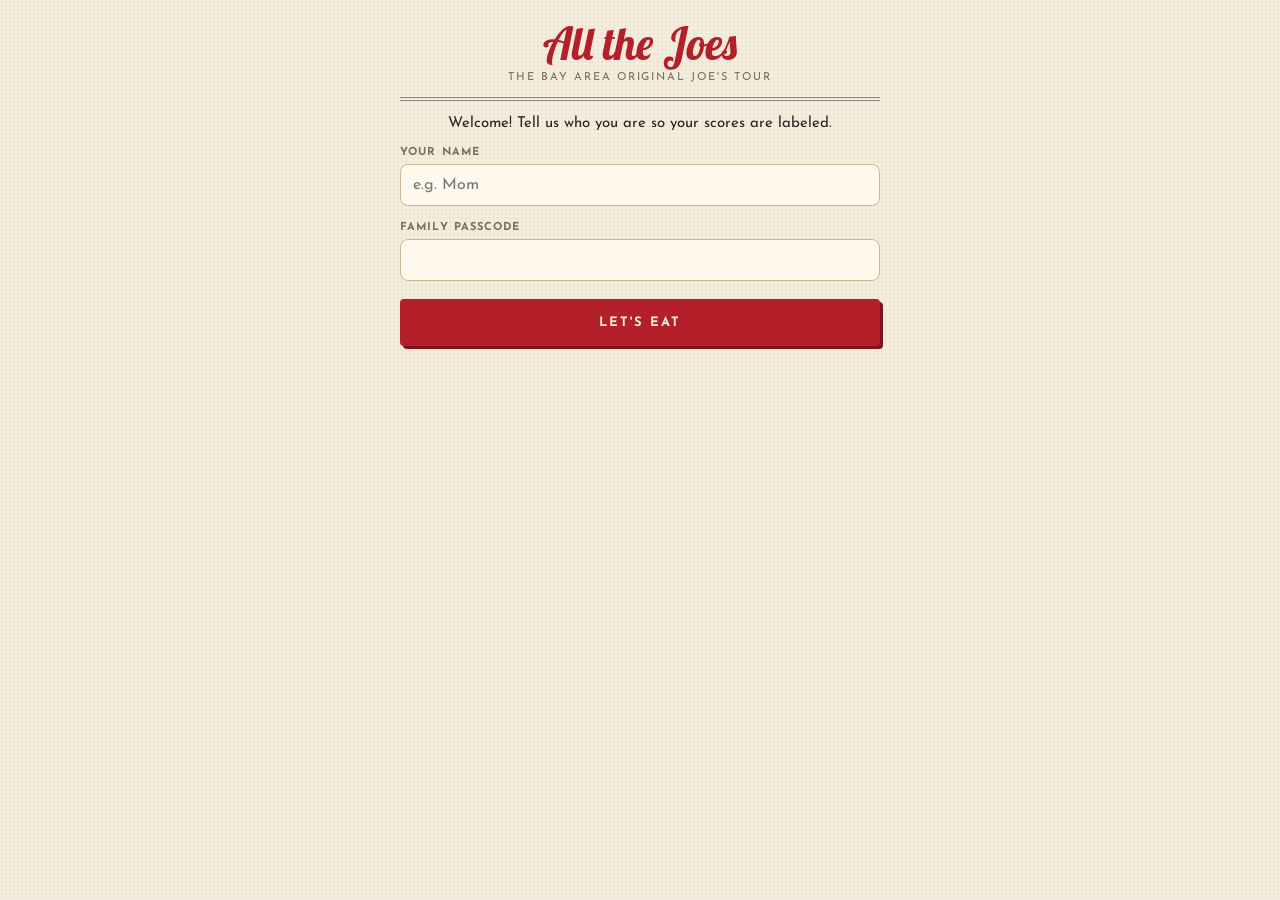
<file: index.html>
<!DOCTYPE html>
<html lang="en"><head><meta charset="utf-8"><title>All the Joes</title>
<meta http-equiv="refresh" content="0; url=app/">
<link rel="canonical" href="app/"></head>
<body><a href="app/">Open All the Joes</a></body></html>
</file>
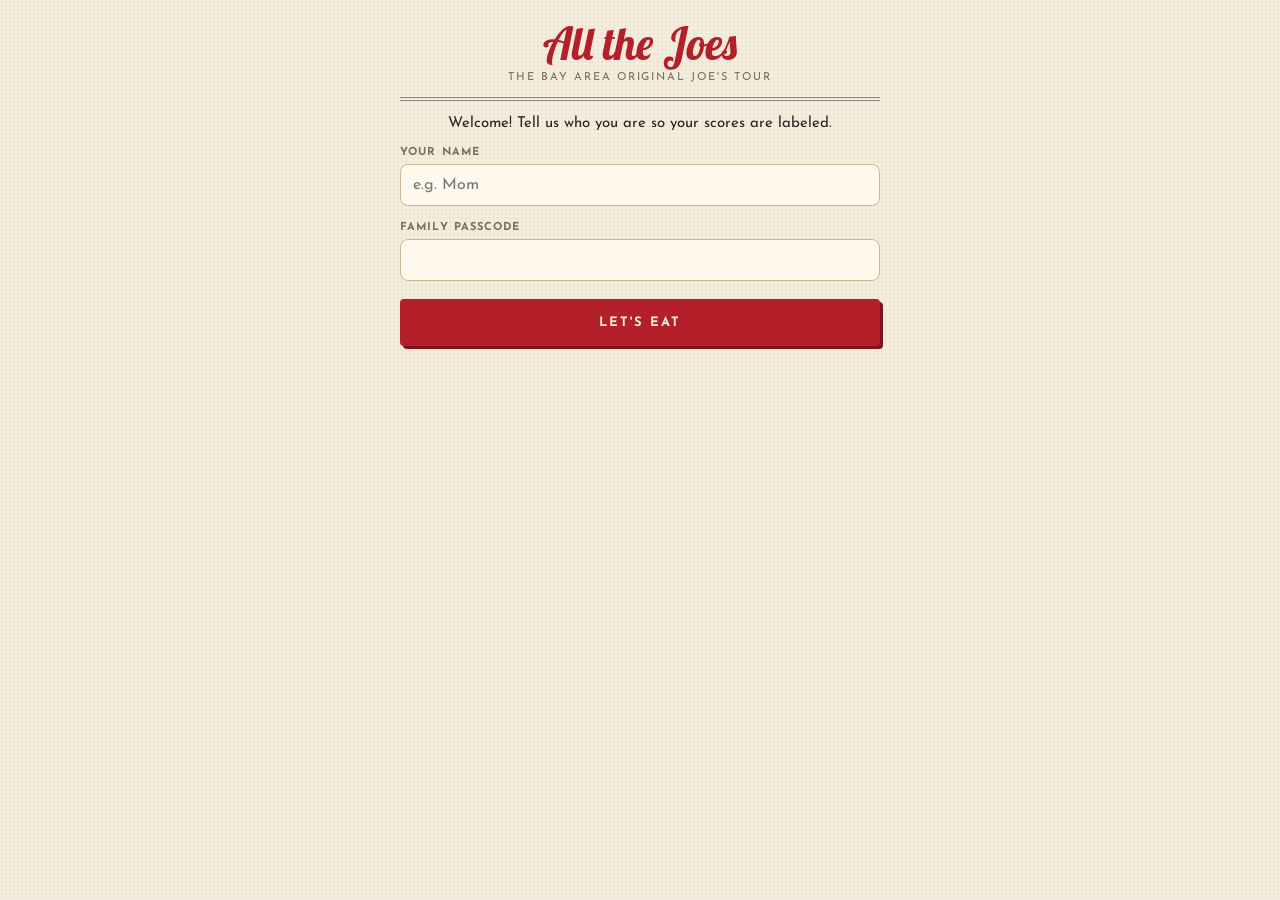
<file: app/index.html>
<!DOCTYPE html>
<html lang="en">
<head>
<meta charset="utf-8">
<meta name="viewport" content="width=device-width, initial-scale=1, viewport-fit=cover">
<meta name="theme-color" content="#b3202a">
<meta name="apple-mobile-web-app-capable" content="yes">
<meta name="mobile-web-app-capable" content="yes">
<meta name="apple-mobile-web-app-status-bar-style" content="default">
<meta name="apple-mobile-web-app-title" content="All the Joes">
<title>All the Joes</title>
<link rel="manifest" href="manifest.json">
<link rel="apple-touch-icon" href="icon-180.png">
<link rel="icon" type="image/png" href="icon-180.png">
<link rel="preconnect" href="https://fonts.googleapis.com">
<link href="https://fonts.googleapis.com/css2?family=Lobster&family=Josefin+Sans:wght@400;600;700&family=Courier+Prime&display=swap" rel="stylesheet">
<link rel="stylesheet" href="style.css">
</head>
<body>
<div id="app"><div class="loading-screen"><h1 class="script">All the Joes</h1></div></div>
<div id="toast" role="status" aria-live="polite"></div>
<script type="module" src="app.js"></script>
</body>
</html>
</file>
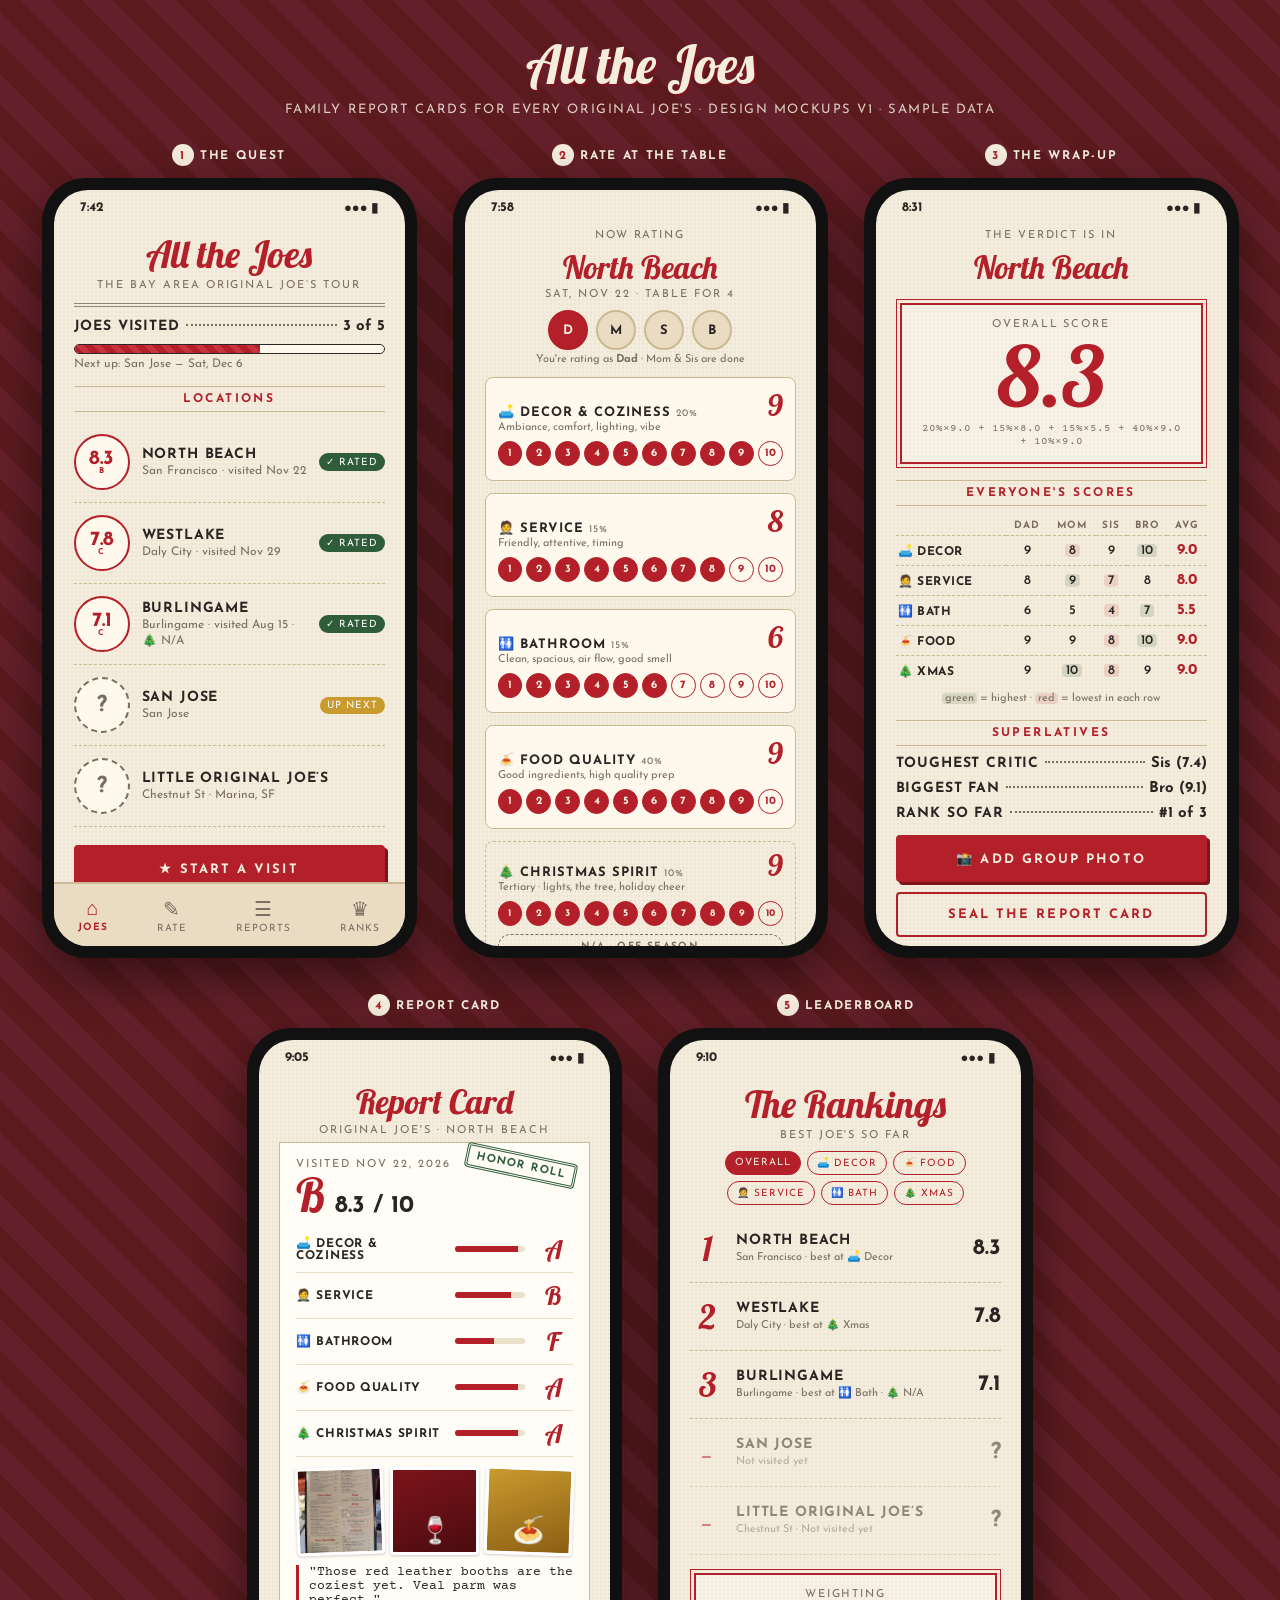
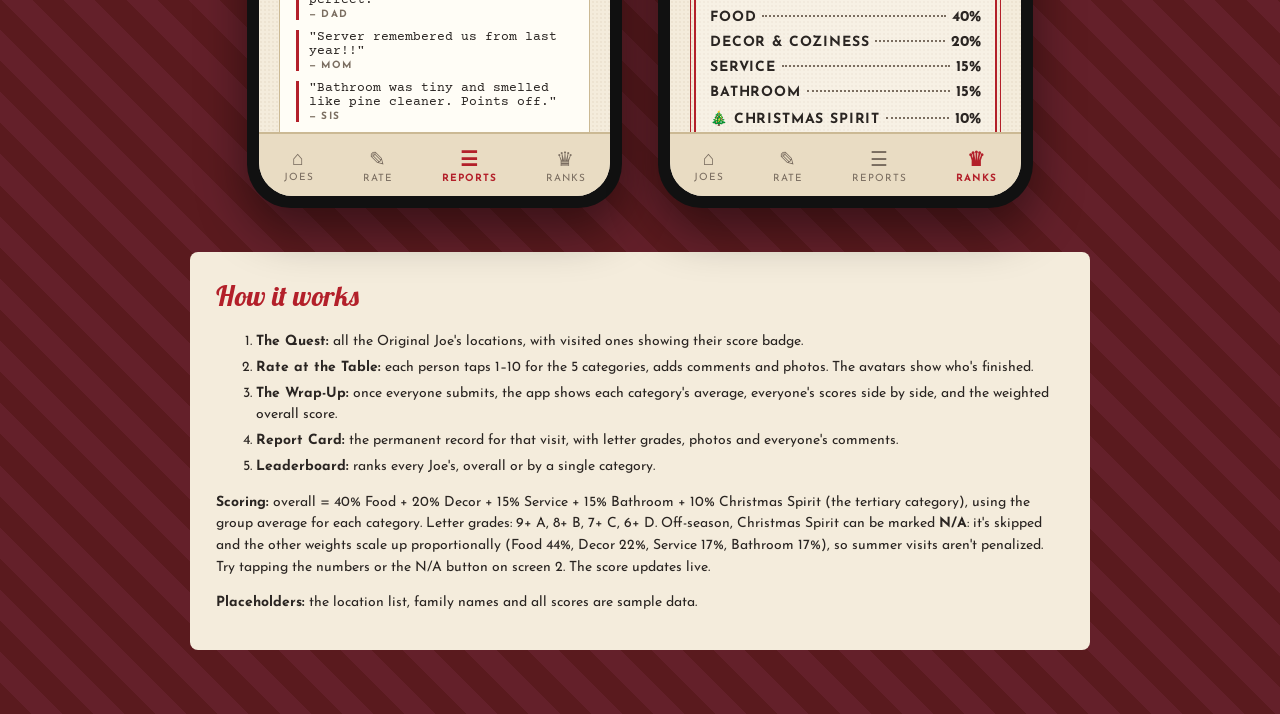
<file: mockups/index.html>
<!DOCTYPE html>
<html lang="en">
<head>
<meta charset="utf-8">
<meta name="viewport" content="width=device-width, initial-scale=1">
<title>All the Joes — Design Mockups</title>
<link rel="preconnect" href="https://fonts.googleapis.com">
<link href="https://fonts.googleapis.com/css2?family=Lobster&family=Josefin+Sans:wght@400;600;700&family=Courier+Prime&display=swap" rel="stylesheet">
<style>
  :root {
    --paper: #f4ecdc;
    --paper-dark: #e9dcc3;
    --red: #b3202a;
    --red-dark: #7d141b;
    --ink: #2a2522;
    --muted: #7a6d60;
    --green: #2f5d3a;
    --gold: #c99a2e;
    --rule: #cbb994;
    --script: 'Lobster', 'Brush Script MT', cursive;
    --sans: 'Josefin Sans', 'Futura', 'Avenir', sans-serif;
    --mono: 'Courier Prime', 'Courier New', monospace;
  }
  * { box-sizing: border-box; }
  body {
    margin: 0; padding: 32px 16px 64px;
    background: #5a1a1e repeating-linear-gradient(45deg, #5a1a1e 0 22px, #64202a 22px 44px);
    font-family: var(--sans); color: var(--ink);
  }
  header.page { text-align: center; color: var(--paper); margin-bottom: 28px; }
  header.page h1 { font-family: var(--script); font-weight: 400; font-size: 52px; margin: 0; text-shadow: 2px 2px 0 var(--red-dark); }
  header.page p { margin: 6px 0 0; letter-spacing: .12em; text-transform: uppercase; font-size: 13px; opacity: .85; }

  .board { display: flex; flex-wrap: wrap; gap: 36px; justify-content: center; }
  .screen-wrap { display: flex; flex-direction: column; align-items: center; gap: 12px; }
  .label { color: var(--paper); font-weight: 700; letter-spacing: .14em; text-transform: uppercase; font-size: 12px; }
  .label span { display: inline-block; background: var(--paper); color: var(--red); border-radius: 50%; width: 22px; height: 22px; line-height: 24px; margin-right: 6px; text-align: center; font-size: 12px; }

  .phone {
    width: 375px; height: 780px; border-radius: 44px; background: #111; padding: 12px;
    box-shadow: 0 20px 50px rgba(0,0,0,.45);
  }
  .app {
    width: 100%; height: 100%; border-radius: 34px; overflow: hidden; position: relative;
    background: var(--paper);
    background-image: radial-gradient(rgba(120,90,40,.06) 1px, transparent 1px);
    background-size: 4px 4px;
    display: flex; flex-direction: column;
  }
  .status { height: 34px; display: flex; justify-content: space-between; align-items: center; padding: 0 26px; font-size: 13px; font-weight: 700; }
  .scroll { flex: 1; overflow-y: auto; padding: 0 20px 20px; }
  .scroll::-webkit-scrollbar { display: none; }

  .tabbar { height: 64px; border-top: 2px solid var(--rule); display: flex; justify-content: space-around; align-items: center; background: var(--paper-dark); font-size: 10px; letter-spacing: .1em; text-transform: uppercase; color: var(--muted); }
  .tabbar div { text-align: center; }
  .tabbar .ico { font-size: 20px; display: block; margin-bottom: 2px; }
  .tabbar .on { color: var(--red); font-weight: 700; }

  h2.script { font-family: var(--script); font-weight: 400; color: var(--red); font-size: 38px; text-align: center; margin: 6px 0 2px; }
  .sub { text-align: center; text-transform: uppercase; letter-spacing: .18em; font-size: 11px; color: var(--muted); }
  .rule { border: 0; border-top: 1px solid var(--ink); border-bottom: 1px solid var(--ink); height: 4px; margin: 12px 0; opacity: .5; }
  .section-head { text-align: center; color: var(--red); font-weight: 700; letter-spacing: .2em; text-transform: uppercase; font-size: 12px; padding: 6px 0; border-top: 1px solid var(--rule); border-bottom: 1px solid var(--rule); margin: 16px 0 10px; }

  /* menu-style dotted rows */
  .row { display: flex; align-items: baseline; gap: 6px; margin: 10px 0; }
  .row .name { font-weight: 700; text-transform: uppercase; letter-spacing: .06em; font-size: 14px; white-space: nowrap; }
  .row .dots { flex: 1; border-bottom: 2px dotted var(--muted); transform: translateY(-4px); }
  .row .val { font-weight: 700; font-size: 15px; }
  .row-desc { font-size: 12px; color: var(--muted); margin-top: -8px; }

  .btn { display: block; width: 100%; padding: 14px; border: 2px solid var(--red); background: var(--red); color: var(--paper); font-family: var(--sans); font-weight: 700; letter-spacing: .16em; text-transform: uppercase; font-size: 13px; border-radius: 4px; cursor: pointer; box-shadow: 3px 3px 0 var(--red-dark); }
  .btn.ghost { background: transparent; color: var(--red); box-shadow: none; }

  .boxed { border: 2px solid var(--red); outline: 1px solid var(--red); outline-offset: 3px; padding: 14px; margin: 16px 4px; text-align: center; background: rgba(255,255,255,.25); }

  /* Home: location cards */
  .loc { display: flex; gap: 12px; align-items: center; padding: 12px 0; border-bottom: 1px dashed var(--rule); }
  .badge { width: 56px; height: 56px; border-radius: 50%; border: 2px solid var(--red); display: flex; flex-direction: column; align-items: center; justify-content: center; color: var(--red); font-weight: 700; font-size: 20px; flex-shrink: 0; background: #fff8ec; }
  .badge small { font-size: 8px; letter-spacing: .1em; margin-top: -2px; }
  .badge.todo { border-style: dashed; color: var(--muted); border-color: var(--muted); font-size: 22px; }
  .loc .meta { flex: 1; }
  .loc .meta b { display: block; text-transform: uppercase; letter-spacing: .06em; font-size: 14px; }
  .loc .meta i { font-style: normal; font-size: 12px; color: var(--muted); }
  .pill { font-size: 10px; letter-spacing: .1em; text-transform: uppercase; padding: 3px 7px; border-radius: 10px; background: var(--green); color: #fff; }
  .pill.gold { background: var(--gold); }
  .progress { height: 10px; border: 1.5px solid var(--ink); border-radius: 6px; overflow: hidden; margin: 8px 0 4px; background: #fff8ec; }
  .progress div { height: 100%; background: repeating-linear-gradient(45deg, var(--red) 0 6px, #c7343e 6px 12px); }

  /* Rate screen */
  .cat { background: #fff8ec; border: 1.5px solid var(--rule); border-radius: 8px; padding: 12px 12px 14px; margin: 12px 0; }
  .cat-top { display: flex; justify-content: space-between; align-items: baseline; }
  .cat-top b { text-transform: uppercase; letter-spacing: .08em; font-size: 13px; }
  .cat-top .w { font-size: 10px; color: var(--muted); letter-spacing: .1em; }
  .cat-top .score { font-family: var(--script); color: var(--red); font-size: 30px; line-height: 1; }
  .cat.tertiary { background: transparent; border-style: dashed; padding: 8px 12px 10px; }
  .cat.tertiary .dots10 button { font-size: 10px; }
  .dots10.off { opacity: .35; }
  .na-tag { font-family: var(--sans); font-weight: 700; font-size: 16px; letter-spacing: .08em; color: var(--muted); }
  .na-btn { margin-top: 8px; width: 100%; padding: 6px; border: 1.5px dashed var(--muted); background: transparent; color: var(--muted); font-family: var(--sans); font-weight: 700; font-size: 10px; letter-spacing: .14em; text-transform: uppercase; border-radius: 14px; cursor: pointer; }
  .na-btn.on { border-style: solid; border-color: var(--green); background: var(--green); color: #fff; }
  .cat .hint { font-size: 11px; color: var(--muted); margin: 2px 0 8px; }
  .dots10 { display: grid; grid-template-columns: repeat(10, 1fr); gap: 4px; }
  .dots10 button { aspect-ratio: 1; border-radius: 50%; border: 1.5px solid var(--red); background: transparent; color: var(--red); font-family: var(--sans); font-weight: 700; font-size: 11px; cursor: pointer; padding: 0; }
  .dots10 button.on { background: var(--red); color: var(--paper); }
  .who { display: flex; gap: 8px; justify-content: center; margin: 10px 0 4px; }
  .who div { width: 40px; height: 40px; border-radius: 50%; background: var(--paper-dark); border: 2px solid var(--rule); display: flex; align-items: center; justify-content: center; font-weight: 700; font-size: 13px; }
  .who div.me { border-color: var(--red); background: var(--red); color: var(--paper); }
  .who div.done::after { content: '✓'; position: absolute; }
  .who-caption { text-align: center; font-size: 11px; color: var(--muted); }
  .note { width: 100%; min-height: 64px; border: 1.5px solid var(--rule); border-radius: 8px; background: #fff8ec; font-family: var(--mono); font-size: 13px; padding: 10px; resize: none; color: var(--ink); }
  .photo-add { display: flex; gap: 8px; margin: 10px 0 16px; }
  .photo-add div { width: 64px; height: 64px; border: 2px dashed var(--muted); border-radius: 8px; display: flex; align-items: center; justify-content: center; color: var(--muted); font-size: 24px; background-size: cover; background-position: center; }

  /* Wrap-up */
  table.grid { width: 100%; border-collapse: collapse; font-size: 13px; }
  table.grid th { font-size: 10px; letter-spacing: .1em; text-transform: uppercase; color: var(--muted); padding: 4px 2px; font-weight: 700; }
  table.grid td { text-align: center; padding: 7px 2px; border-top: 1px dashed var(--rule); font-weight: 600; }
  table.grid td:first-child { text-align: left; text-transform: uppercase; letter-spacing: .04em; font-size: 12px; font-weight: 700; }
  table.grid td.avg { color: var(--red); font-weight: 700; font-size: 15px; }
  .hi { background: rgba(47,93,58,.15); border-radius: 4px; }
  .lo { background: rgba(179,32,42,.12); border-radius: 4px; }
  .big-score { font-family: var(--script); color: var(--red); font-size: 84px; line-height: 1; margin: 4px 0; }
  .math { font-family: var(--mono); font-size: 11px; color: var(--muted); }

  /* Report card */
  .card { background: #fffdf6; border: 1px solid var(--rule); box-shadow: 0 2px 0 var(--rule); padding: 16px; margin: 6px 0 16px; position: relative; }
  .card .stamp { position: absolute; right: 12px; top: 10px; transform: rotate(12deg); border: 3px double var(--green); color: var(--green); font-weight: 700; padding: 4px 8px; letter-spacing: .1em; font-size: 11px; text-transform: uppercase; border-radius: 4px; }
  .grade-row { display: grid; grid-template-columns: 1fr auto auto; gap: 8px; align-items: center; padding: 6px 0; border-bottom: 1px solid #e8dcc4; font-size: 13px; }
  .grade-row b { text-transform: uppercase; letter-spacing: .06em; font-size: 12px; }
  .grade { font-family: var(--script); color: var(--red); font-size: 26px; width: 40px; text-align: center; }
  .bar { width: 70px; height: 6px; background: #eadfc8; border-radius: 3px; overflow: hidden; }
  .bar div { height: 100%; background: var(--red); }
  .photos { display: grid; grid-template-columns: repeat(3, 1fr); gap: 6px; margin: 10px 0; }
  .photos div { aspect-ratio: 1; border-radius: 4px; background: var(--paper-dark) center/cover; display: flex; align-items: end; justify-content: center; font-size: 26px; padding-bottom: 6px; border: 3px solid #fff; box-shadow: 0 1px 3px rgba(0,0,0,.2); }
  .photos div:nth-child(1) { transform: rotate(-2deg); }
  .photos div:nth-child(3) { transform: rotate(2deg); }
  .quote { font-family: var(--mono); font-size: 12.5px; margin: 10px 0; padding-left: 10px; border-left: 3px solid var(--red); }
  .quote em { display: block; font-style: normal; font-family: var(--sans); font-weight: 700; font-size: 10px; letter-spacing: .12em; color: var(--muted); margin-top: 2px; text-transform: uppercase; }

  /* Leaderboard */
  .rank { display: flex; align-items: center; gap: 12px; padding: 12px 0; border-bottom: 1px dashed var(--rule); }
  .rank .n { font-family: var(--script); font-size: 34px; color: var(--red); width: 34px; text-align: center; }
  .rank .meta { flex: 1; }
  .rank .meta b { display: block; text-transform: uppercase; letter-spacing: .06em; font-size: 14px; }
  .rank .meta i { font-style: normal; font-size: 11px; color: var(--muted); }
  .rank .s { font-weight: 700; font-size: 22px; }
  .chips { display: flex; gap: 6px; flex-wrap: wrap; justify-content: center; margin: 10px 0; }
  .chips span { font-size: 10px; letter-spacing: .1em; text-transform: uppercase; padding: 5px 9px; border: 1.5px solid var(--red); color: var(--red); border-radius: 14px; }
  .chips span.on { background: var(--red); color: var(--paper); }

  .notes { max-width: 900px; margin: 44px auto 0; background: var(--paper); border-radius: 8px; padding: 22px 26px; font-size: 14px; line-height: 1.55; }
  .notes h3 { font-family: var(--script); font-weight: 400; color: var(--red); font-size: 28px; margin: 0 0 6px; }
  .notes li { margin: 4px 0; }
</style>
</head>
<body>

<header class="page">
  <h1>All the Joes</h1>
  <p>Family report cards for every Original Joe's · Design mockups v1 · sample data</p>
</header>

<div class="board">

  <!-- 1. HOME -->
  <div class="screen-wrap">
    <div class="label"><span>1</span>The Quest</div>
    <div class="phone"><div class="app">
      <div class="status"><span>7:42</span><span>●●● ▮</span></div>
      <div class="scroll">
        <h2 class="script">All the Joes</h2>
        <div class="sub">The Bay Area Original Joe’s Tour</div>
        <hr class="rule">
        <div class="row"><span class="name">Joes Visited</span><span class="dots"></span><span class="val">3 of 5</span></div>
        <div class="progress"><div style="width:60%"></div></div>
        <div class="row-desc" style="margin-top:0">Next up: San Jose — Sat, Dec 6</div>

        <div class="section-head">Locations</div>
        <div id="locList"></div>

        <div style="margin-top:18px"><button class="btn">★ Start a Visit</button></div>
      </div>
      <div class="tabbar">
        <div class="on"><span class="ico">⌂</span>Joes</div>
        <div><span class="ico">✎</span>Rate</div>
        <div><span class="ico">☰</span>Reports</div>
        <div><span class="ico">♛</span>Ranks</div>
      </div>
    </div></div>
  </div>

  <!-- 2. RATE -->
  <div class="screen-wrap">
    <div class="label"><span>2</span>Rate at the Table</div>
    <div class="phone"><div class="app">
      <div class="status"><span>7:58</span><span>●●● ▮</span></div>
      <div class="scroll">
        <div class="sub" style="margin-top:6px">Now Rating</div>
        <h2 class="script" style="font-size:32px">North Beach</h2>
        <div class="sub">Sat, Nov 22 · Table for 4</div>
        <div class="who">
          <div class="me">D</div><div>M</div><div>S</div><div>B</div>
        </div>
        <div class="who-caption">You're rating as <b>Dad</b> · Mom &amp; Sis are done</div>
        <div id="cats"></div>

        <div class="section-head">Comments</div>
        <textarea class="note">Love the red booths. Veal parm was perfect. Bathroom line was 3 deep…</textarea>
        <div class="section-head">Photos</div>
        <div class="photo-add">
          <div style="background-image:url(assets/menu.jpg)"></div>
          <div>🍷</div>
          <div>＋</div>
        </div>
        <div class="row"><span class="name">Your Score</span><span class="dots"></span><span class="val" id="myOverall" style="color:var(--red);font-size:20px">—</span></div>
        <div style="margin-top:12px"><button class="btn">Submit My Card</button></div>
      </div>
    </div></div>
  </div>

  <!-- 3. WRAP-UP -->
  <div class="screen-wrap">
    <div class="label"><span>3</span>The Wrap-Up</div>
    <div class="phone"><div class="app">
      <div class="status"><span>8:31</span><span>●●● ▮</span></div>
      <div class="scroll">
        <div class="sub" style="margin-top:6px">The Verdict Is In</div>
        <h2 class="script" style="font-size:32px">North Beach</h2>
        <div class="boxed">
          <div class="sub">Overall Score</div>
          <div class="big-score" id="wrapOverall">—</div>
          <div class="math" id="wrapMath"></div>
        </div>
        <div class="section-head">Everyone's Scores</div>
        <table class="grid" id="wrapTable"></table>
        <div style="font-size:11px;color:var(--muted);margin:8px 0 0;text-align:center">
          <span class="hi">&nbsp;green&nbsp;</span> = highest · <span class="lo">&nbsp;red&nbsp;</span> = lowest in each row
        </div>
        <div class="section-head">Superlatives</div>
        <div class="row"><span class="name">Toughest Critic</span><span class="dots"></span><span class="val" id="critic"></span></div>
        <div class="row"><span class="name">Biggest Fan</span><span class="dots"></span><span class="val" id="fan"></span></div>
        <div class="row"><span class="name">Rank So Far</span><span class="dots"></span><span class="val">#1 of 3</span></div>
        <div style="margin-top:14px;display:grid;gap:10px">
          <button class="btn">📸 Add Group Photo</button>
          <button class="btn ghost">Seal the Report Card</button>
        </div>
      </div>
    </div></div>
  </div>

  <!-- 4. REPORT CARD -->
  <div class="screen-wrap">
    <div class="label"><span>4</span>Report Card</div>
    <div class="phone"><div class="app">
      <div class="status"><span>9:05</span><span>●●● ▮</span></div>
      <div class="scroll">
        <h2 class="script" style="font-size:34px">Report Card</h2>
        <div class="sub">Original Joe's · North Beach</div>
        <div class="card">
          <div class="stamp">Honor Roll</div>
          <div class="sub" style="text-align:left">Visited Nov 22, 2026</div>
          <div style="font-family:var(--script);color:var(--red);font-size:46px;line-height:1.1" id="rcOverall"></div>
          <div id="rcGrades" style="margin-top:6px"></div>
          <div class="photos">
            <div style="background-image:url(assets/menu.jpg)"></div>
            <div style="background:linear-gradient(160deg,#7d141b,#4a0c10)">🍷</div>
            <div style="background:linear-gradient(160deg,#c99a2e,#8b5e14)">🍝</div>
          </div>
          <div class="quote">"Those red leather booths are the coziest yet. Veal parm was perfect."<em>— Dad</em></div>
          <div class="quote">"Server remembered us from last year!!"<em>— Mom</em></div>
          <div class="quote">"Bathroom was tiny and smelled like pine cleaner. Points off."<em>— Sis</em></div>
          <div class="quote">"Meatballs 11/10"<em>— Bro</em></div>
        </div>
        <button class="btn ghost">Share Report Card</button>
      </div>
      <div class="tabbar">
        <div><span class="ico">⌂</span>Joes</div>
        <div><span class="ico">✎</span>Rate</div>
        <div class="on"><span class="ico">☰</span>Reports</div>
        <div><span class="ico">♛</span>Ranks</div>
      </div>
    </div></div>
  </div>

  <!-- 5. LEADERBOARD -->
  <div class="screen-wrap">
    <div class="label"><span>5</span>Leaderboard</div>
    <div class="phone"><div class="app">
      <div class="status"><span>9:10</span><span>●●● ▮</span></div>
      <div class="scroll">
        <h2 class="script">The Rankings</h2>
        <div class="sub">Best Joe's So Far</div>
        <div class="chips">
          <span class="on">Overall</span><span>🛋️ Decor</span><span>🍝 Food</span><span>🤵 Service</span><span>🚻 Bath</span><span>🎄 Xmas</span>
        </div>
        <div id="ranks"></div>
        <div class="boxed" style="margin-top:18px">
          <div class="sub">Weighting</div>
          <div class="row"><span class="name">Food</span><span class="dots"></span><span class="val">40%</span></div>
          <div class="row"><span class="name">Decor &amp; Coziness</span><span class="dots"></span><span class="val">20%</span></div>
          <div class="row"><span class="name">Service</span><span class="dots"></span><span class="val">15%</span></div>
          <div class="row"><span class="name">Bathroom</span><span class="dots"></span><span class="val">15%</span></div>
          <div class="row"><span class="name">🎄 Christmas Spirit</span><span class="dots"></span><span class="val">10%</span></div>
        </div>
      </div>
      <div class="tabbar">
        <div><span class="ico">⌂</span>Joes</div>
        <div><span class="ico">✎</span>Rate</div>
        <div><span class="ico">☰</span>Reports</div>
        <div class="on"><span class="ico">♛</span>Ranks</div>
      </div>
    </div></div>
  </div>

</div>

<div class="notes">
  <h3>How it works</h3>
  <ol>
    <li><b>The Quest:</b> all the Original Joe's locations, with visited ones showing their score badge.</li>
    <li><b>Rate at the Table:</b> each person taps 1–10 for the 5 categories, adds comments and photos. The avatars show who's finished.</li>
    <li><b>The Wrap-Up:</b> once everyone submits, the app shows each category's average, everyone's scores side by side, and the weighted overall score.</li>
    <li><b>Report Card:</b> the permanent record for that visit, with letter grades, photos and everyone's comments.</li>
    <li><b>Leaderboard:</b> ranks every Joe's, overall or by a single category.</li>
  </ol>
  <p><b>Scoring:</b> overall = 40% Food + 20% Decor + 15% Service + 15% Bathroom + 10% Christmas Spirit (the tertiary category), using the group average for each category. Letter grades: 9+ A, 8+ B, 7+ C, 6+ D. Off-season, Christmas Spirit can be marked <b>N/A</b>: it's skipped and the other weights scale up proportionally (Food 44%, Decor 22%, Service 17%, Bathroom 17%), so summer visits aren't penalized. Try tapping the numbers or the N/A button on screen 2. The score updates live.</p>
  <p><b>Placeholders:</b> the location list, family names and all scores are sample data.</p>
</div>

<script>
const W = { food: .4, decor: .2, service: .15, bath: .15, xmas: .1 };
const CATS = [
  { k: 'decor',   name: '🛋️ Decor & Coziness', hint: 'Ambiance, comfort, lighting, vibe' },
  { k: 'service', name: '🤵 Service',         hint: 'Friendly, attentive, timing' },
  { k: 'bath',    name: '🚻 Bathroom',        hint: 'Clean, spacious, air flow, good smell' },
  { k: 'food',    name: '🍝 Food Quality',    hint: 'Good ingredients, high quality prep' },
  { k: 'xmas',    name: '🎄 Christmas Spirit', hint: 'Tertiary · lights, the tree, holiday cheer' },
];
const PEOPLE = ['Dad', 'Mom', 'Sis', 'Bro'];
// sample ratings for North Beach: person -> category -> score
const NB = {
  Dad: { decor: 9,  service: 8, bath: 6, food: 9,  xmas: 9 },
  Mom: { decor: 8,  service: 9, bath: 5, food: 9,  xmas: 10 },
  Sis: { decor: 9,  service: 7, bath: 4, food: 8,  xmas: 8 },
  Bro: { decor: 10, service: 8, bath: 7, food: 10, xmas: 9 },
};
const LOCS = [
  { name: 'North Beach',  city: 'San Francisco', date: 'Nov 22', avg: null },
  { name: 'Westlake',     city: 'Daly City',     date: 'Nov 29', avg: { decor: 8.5, service: 7.8, bath: 7.5, food: 7.2, xmas: 9.5 } },
  { name: 'Burlingame',   city: 'Burlingame',    date: 'Aug 15', avg: { decor: 6.0, service: 7.5, bath: 8.3, food: 7.0, xmas: null } },
  { name: 'San Jose',     city: 'San Jose',      date: null },
  { name: 'Little Original Joe’s', city: 'Chestnut St · Marina, SF', date: null },
];

const avg = arr => arr.reduce((a, b) => a + b, 0) / arr.length;
// N/A (null) categories are skipped and the remaining weights scale up to 100%
const overall = s => {
  const ks = Object.keys(W).filter(k => s[k] != null);
  const tw = ks.reduce((t, k) => t + W[k], 0);
  return ks.reduce((t, k) => t + W[k] * s[k], 0) / tw;
};
const grade = v => v >= 9 ? 'A' : v >= 8 ? 'B' : v >= 7 ? 'C' : v >= 6 ? 'D' : 'F';
const f1 = v => v.toFixed(1);

const nbAvg = {};
CATS.forEach(c => nbAvg[c.k] = avg(PEOPLE.map(p => NB[p][c.k])));
LOCS[0].avg = nbAvg;

// Home
document.getElementById('locList').innerHTML = LOCS.map(l => {
  if (!l.avg) return `<div class="loc"><div class="badge todo">?</div><div class="meta"><b>${l.name}</b><i>${l.city}</i></div>${l.name === 'San Jose' ? '<span class="pill gold">Up next</span>' : ''}</div>`;
  const o = overall(l.avg);
  return `<div class="loc"><div class="badge">${f1(o)}<small>${grade(o)}</small></div><div class="meta"><b>${l.name}</b><i>${l.city} · visited ${l.date}${l.avg.xmas == null ? ' · 🎄 N/A' : ''}</i></div><span class="pill">✓ Rated</span></div>`;
}).join('');

// Rate (interactive)
const mine = { ...NB.Dad };
function renderCats() {
  document.getElementById('cats').innerHTML = CATS.map(c => `
    <div class="cat${c.k === 'xmas' ? ' tertiary' : ''}">
      <div class="cat-top"><div><b>${c.name}</b> <span class="w">${Math.round(W[c.k] * 100)}%</span></div><span class="score">${mine[c.k] ?? '<span class="na-tag">N/A</span>'}</span></div>
      <div class="hint">${c.k === 'xmas' && mine.xmas == null ? 'Off-season · skipped, other weights scale up to 100%' : c.hint}</div>
      <div class="dots10${mine[c.k] == null ? ' off' : ''}">${[...Array(10)].map((_, i) => `<button data-k="${c.k}" data-v="${i + 1}" class="${mine[c.k] != null && i + 1 <= mine[c.k] ? 'on' : ''}">${i + 1}</button>`).join('')}</div>
      ${c.k === 'xmas' ? `<button class="na-btn${mine.xmas == null ? ' on' : ''}" data-na="xmas">${mine.xmas == null ? '✓ ' : ''}N/A · Off-season</button>` : ''}
    </div>`).join('');
  document.getElementById('myOverall').textContent = f1(overall(mine));
}
document.getElementById('cats').addEventListener('click', e => {
  const b = e.target.closest('button'); if (!b) return;
  if (b.dataset.na) mine.xmas = mine.xmas == null ? 9 : null; else mine[b.dataset.k] = +b.dataset.v;
  renderCats();
});
renderCats();

// Wrap-up
const nbO = overall(nbAvg);
document.getElementById('wrapOverall').textContent = f1(nbO);
document.getElementById('wrapMath').innerHTML = CATS.map(c => `${Math.round(W[c.k] * 100)}%×${f1(nbAvg[c.k])}`).join(' + ');
const short = { decor: '🛋️ Decor', service: '🤵 Service', bath: '🚻 Bath', food: '🍝 Food', xmas: '🎄 Xmas' };
document.getElementById('wrapTable').innerHTML =
  `<tr><th></th>${PEOPLE.map(p => `<th>${p}</th>`).join('')}<th>Avg</th></tr>` +
  CATS.map(c => {
    const vals = PEOPLE.map(p => NB[p][c.k]);
    const mx = Math.max(...vals), mn = Math.min(...vals);
    return `<tr><td>${short[c.k]}</td>${vals.map(v => `<td><span class="${v === mx && mx !== mn ? 'hi' : v === mn && mx !== mn ? 'lo' : ''}">&nbsp;${v}&nbsp;</span></td>`).join('')}<td class="avg">${f1(nbAvg[c.k])}</td></tr>`;
  }).join('');
const personO = PEOPLE.map(p => [p, overall(NB[p])]).sort((a, b) => a[1] - b[1]);
document.getElementById('critic').textContent = `${personO[0][0]} (${f1(personO[0][1])})`;
document.getElementById('fan').textContent = `${personO.at(-1)[0]} (${f1(personO.at(-1)[1])})`;

// Report card
document.getElementById('rcOverall').innerHTML = `${grade(nbO)} <span style="font-size:24px;color:var(--ink);font-family:var(--sans);font-weight:700">${f1(nbO)} / 10</span>`;
document.getElementById('rcGrades').innerHTML = CATS.map(c => `
  <div class="grade-row"><b>${c.name}</b><div class="bar"><div style="width:${nbAvg[c.k] * 10}%"></div></div><span class="grade">${grade(nbAvg[c.k])}</span></div>`).join('');

// Leaderboard
const ranked = LOCS.filter(l => l.avg).map(l => ({ ...l, o: overall(l.avg) })).sort((a, b) => b.o - a.o);
const best = l => { const k = CATS.reduce((m, c) => l.avg[c.k] > l.avg[m] ? c.k : m, 'decor'); return short[k]; };
document.getElementById('ranks').innerHTML = ranked.map((l, i) => `
  <div class="rank"><span class="n">${i + 1}</span><div class="meta"><b>${l.name}</b><i>${l.city} · best at ${best(l)}${l.avg.xmas == null ? " · 🎄 N/A" : ""}</i></div><span class="s">${f1(l.o)}</span></div>`).join('') +
  `<div class="rank" style="opacity:.5"><span class="n">–</span><div class="meta"><b>San Jose</b><i>Not visited yet</i></div><span class="s">?</span></div><div class="rank" style="opacity:.5"><span class="n">–</span><div class="meta"><b>Little Original Joe’s</b><i>Chestnut St · Not visited yet</i></div><span class="s">?</span></div>`;
</script>
</body>
</html>
</file>
<file: app/style.css>
:root {
  --paper: #f4ecdc;
  --paper-dark: #e9dcc3;
  --card: #fff8ec;
  --red: #b3202a;
  --red-dark: #7d141b;
  --ink: #2a2522;
  --muted: #7a6d60;
  --green: #2f5d3a;
  --gold: #c99a2e;
  --rule: #cbb994;
  --script: 'Lobster', 'Brush Script MT', cursive;
  --sans: 'Josefin Sans', 'Futura', 'Avenir', system-ui, sans-serif;
  --mono: 'Courier Prime', 'Courier New', monospace;
  --tabbar: 64px;
}
* { box-sizing: border-box; -webkit-tap-highlight-color: transparent; }
html, body { margin: 0; background: var(--paper); }
body {
  font-family: var(--sans); color: var(--ink); font-size: 15px;
  background-image: radial-gradient(rgba(120,90,40,.06) 1px, transparent 1px);
  background-size: 4px 4px;
  min-height: 100vh;
}
button, input, textarea, select { font: inherit; color: inherit; }
a { color: var(--red); }

.page { max-width: 520px; margin: 0 auto; padding: calc(env(safe-area-inset-top) + 14px) 20px calc(var(--tabbar) + env(safe-area-inset-bottom) + 28px); }
.page.no-tabs { padding-bottom: calc(env(safe-area-inset-bottom) + 28px); }
.loading-screen { min-height: 100vh; display: flex; align-items: center; justify-content: center; }

.script { font-family: var(--script); font-weight: 400; color: var(--red); }
h1.script { font-size: 44px; text-align: center; margin: 6px 0 0; line-height: 1.1; }
h2.script { font-size: 34px; text-align: center; margin: 4px 0 0; line-height: 1.1; }
.sub { text-align: center; text-transform: uppercase; letter-spacing: .18em; font-size: 11px; color: var(--muted); margin-top: 4px; }
.rule { border: 0; border-top: 1px solid var(--ink); border-bottom: 1px solid var(--ink); height: 4px; margin: 14px 0; opacity: .5; }
.section-head { text-align: center; color: var(--red); font-weight: 700; letter-spacing: .2em; text-transform: uppercase; font-size: 12px; padding: 7px 0 5px; border-top: 1px solid var(--rule); border-bottom: 1px solid var(--rule); margin: 22px 0 10px; }
.muted { color: var(--muted); }
.small { font-size: 12px; }
.center { text-align: center; }

.topbar { display: flex; justify-content: space-between; align-items: center; min-height: 36px; }
.icon-btn { background: none; border: 0; font-size: 22px; padding: 6px; cursor: pointer; color: var(--muted); min-width: 40px; }
.back { background: none; border: 0; color: var(--red); font-weight: 700; letter-spacing: .1em; text-transform: uppercase; font-size: 12px; padding: 8px 0; cursor: pointer; }

.banner { background: var(--gold); color: #fff; font-size: 12px; text-align: center; padding: 7px 10px; border-radius: 6px; margin: 6px 0 4px; letter-spacing: .04em; }
.banner.err { background: var(--red); }
.banner button { background: rgba(255,255,255,.25); border: 0; color: #fff; border-radius: 4px; padding: 2px 8px; margin-left: 6px; cursor: pointer; font-weight: 700; }

.row { display: flex; align-items: baseline; gap: 6px; margin: 10px 0; }
.row .name { font-weight: 700; text-transform: uppercase; letter-spacing: .06em; font-size: 14px; white-space: nowrap; }
.row .dots { flex: 1; border-bottom: 2px dotted var(--muted); transform: translateY(-4px); min-width: 12px; }
.row .val { font-weight: 700; font-size: 15px; white-space: nowrap; }

.btn { display: block; width: 100%; padding: 15px; border: 2px solid var(--red); background: var(--red); color: var(--paper); font-family: var(--sans); font-weight: 700; letter-spacing: .16em; text-transform: uppercase; font-size: 13px; border-radius: 4px; cursor: pointer; box-shadow: 3px 3px 0 var(--red-dark); text-align: center; text-decoration: none; }
.btn:active { transform: translate(2px, 2px); box-shadow: 1px 1px 0 var(--red-dark); }
.btn.ghost { background: transparent; color: var(--red); box-shadow: none; }
.btn:disabled { opacity: .55; cursor: default; }
.btn-stack { display: grid; gap: 12px; margin-top: 18px; }

.boxed { border: 2px solid var(--red); outline: 1px solid var(--red); outline-offset: 3px; padding: 14px; margin: 18px 4px; text-align: center; background: rgba(255,255,255,.25); }

/* Location list */
.loc { display: flex; gap: 12px; align-items: center; padding: 12px 0; border-bottom: 1px dashed var(--rule); cursor: pointer; }
.badge { width: 58px; height: 58px; border-radius: 50%; border: 2px solid var(--red); display: flex; flex-direction: column; align-items: center; justify-content: center; color: var(--red); font-weight: 700; font-size: 20px; flex-shrink: 0; background: var(--card); line-height: 1; }
.badge small { font-size: 9px; letter-spacing: .1em; margin-top: 3px; }
.badge.todo { border-style: dashed; color: var(--muted); border-color: var(--muted); font-size: 22px; }
.loc .meta { flex: 1; min-width: 0; }
.loc .meta b { display: block; text-transform: uppercase; letter-spacing: .06em; font-size: 14px; }
.loc .meta i { font-style: normal; font-size: 12px; color: var(--muted); }
.pill { font-size: 10px; letter-spacing: .1em; text-transform: uppercase; padding: 4px 8px; border-radius: 10px; background: var(--green); color: #fff; white-space: nowrap; }
.pill.gold { background: var(--gold); }
.pill.red { background: var(--red); }
.progress { height: 10px; border: 1.5px solid var(--ink); border-radius: 6px; overflow: hidden; margin: 8px 0 4px; background: var(--card); }
.progress div { height: 100%; background: repeating-linear-gradient(45deg, var(--red) 0 6px, #c7343e 6px 12px); }

.live { background: var(--card); border: 2px solid var(--green); border-radius: 8px; padding: 12px; margin: 14px 0; display: flex; align-items: center; gap: 10px; cursor: pointer; }
.live .dot { width: 10px; height: 10px; border-radius: 50%; background: var(--green); box-shadow: 0 0 0 4px rgba(47,93,58,.2); flex-shrink: 0; }
.live b { text-transform: uppercase; letter-spacing: .06em; font-size: 13px; }

/* Forms */
label.lbl { display: block; font-weight: 700; text-transform: uppercase; letter-spacing: .1em; font-size: 11px; color: var(--muted); margin: 16px 0 6px; }
.input { width: 100%; padding: 12px; border: 1.5px solid var(--rule); border-radius: 8px; background: var(--card); font-size: 16px; }
.input:focus, .note:focus { outline: 2px solid var(--red); outline-offset: 1px; }
.choices { display: flex; flex-wrap: wrap; gap: 8px; }
.choice { padding: 10px 14px; border: 1.5px solid var(--red); color: var(--red); background: transparent; border-radius: 20px; font-weight: 700; font-size: 13px; letter-spacing: .06em; cursor: pointer; }
.choice.on { background: var(--red); color: var(--paper); }
.loc-pick { display: grid; gap: 8px; }
.loc-pick button { text-align: left; padding: 12px 14px; border: 1.5px solid var(--rule); border-radius: 8px; background: var(--card); cursor: pointer; }
.loc-pick button b { display: block; text-transform: uppercase; letter-spacing: .06em; font-size: 14px; }
.loc-pick button i { font-style: normal; font-size: 12px; color: var(--muted); }
.loc-pick button.on { border-color: var(--red); outline: 2px solid var(--red); }

/* Rate */
.cat { background: var(--card); border: 1.5px solid var(--rule); border-radius: 8px; padding: 12px 12px 14px; margin: 12px 0; }
.cat-top { display: flex; justify-content: space-between; align-items: baseline; gap: 8px; }
.cat-top b { text-transform: uppercase; letter-spacing: .08em; font-size: 13px; }
.cat-top .w { font-size: 10px; color: var(--muted); letter-spacing: .1em; }
.cat-top .score { font-family: var(--script); color: var(--red); font-size: 32px; line-height: 1; min-width: 30px; text-align: right; }
.cat .hint { font-size: 11px; color: var(--muted); margin: 2px 0 10px; }
.dots10 { display: grid; grid-template-columns: repeat(10, 1fr); gap: 4px; }
.dots10 button { aspect-ratio: 1; border-radius: 50%; border: 1.5px solid var(--red); background: transparent; color: var(--red); font-family: var(--sans); font-weight: 700; font-size: 12px; cursor: pointer; padding: 0; min-height: 28px; }
.dots10 button.on { background: var(--red); color: var(--paper); }
.dots10.off { opacity: .35; }
.cat.tertiary { background: transparent; border-style: dashed; }
.cat.missing { border-color: var(--red); }
.na-tag { font-family: var(--sans); font-weight: 700; font-size: 16px; letter-spacing: .08em; color: var(--muted); }
.na-btn { margin-top: 10px; width: 100%; padding: 8px; border: 1.5px dashed var(--muted); background: transparent; color: var(--muted); font-weight: 700; font-size: 11px; letter-spacing: .14em; text-transform: uppercase; border-radius: 16px; cursor: pointer; }
.na-btn.on { border-style: solid; border-color: var(--green); background: var(--green); color: #fff; }
.who { display: flex; gap: 8px; justify-content: center; flex-wrap: wrap; margin: 12px 0 4px; }
.who div { width: 40px; height: 40px; border-radius: 50%; background: var(--paper-dark); border: 2px solid var(--rule); display: flex; align-items: center; justify-content: center; font-weight: 700; font-size: 14px; position: relative; }
.who div.me { border-color: var(--red); background: var(--red); color: var(--paper); }
.who div.done::after { content: '✓'; position: absolute; right: -4px; bottom: -4px; background: var(--green); color: #fff; border-radius: 50%; width: 16px; height: 16px; font-size: 10px; display: flex; align-items: center; justify-content: center; }
.note { width: 100%; min-height: 84px; border: 1.5px solid var(--rule); border-radius: 8px; background: var(--card); font-family: var(--mono); font-size: 16px; padding: 10px; resize: vertical; }
.photo-row { display: flex; gap: 8px; flex-wrap: wrap; margin: 10px 0; }
.thumb { width: 72px; height: 72px; border-radius: 8px; background: var(--paper-dark) center/cover; position: relative; border: 2px solid #fff; box-shadow: 0 1px 3px rgba(0,0,0,.2); }
.thumb button { position: absolute; top: -8px; right: -8px; width: 24px; height: 24px; border-radius: 50%; border: 0; background: var(--ink); color: #fff; font-size: 13px; cursor: pointer; }
.add-photo { width: 72px; height: 72px; border: 2px dashed var(--muted); border-radius: 8px; display: flex; align-items: center; justify-content: center; color: var(--muted); font-size: 28px; cursor: pointer; }
.add-photo input { display: none; }

/* Wrap-up / report card */
.big-score { font-family: var(--script); color: var(--red); font-size: 84px; line-height: 1; margin: 6px 0; }
.math { font-family: var(--mono); font-size: 11px; color: var(--muted); word-break: break-word; }
.table-wrap { overflow-x: auto; }
table.grid { width: 100%; border-collapse: collapse; font-size: 13px; }
table.grid th { font-size: 10px; letter-spacing: .08em; text-transform: uppercase; color: var(--muted); padding: 4px 2px; font-weight: 700; max-width: 56px; overflow: hidden; text-overflow: ellipsis; white-space: nowrap; }
table.grid td { text-align: center; padding: 8px 2px; border-top: 1px dashed var(--rule); font-weight: 600; }
table.grid td:first-child { text-align: left; text-transform: uppercase; letter-spacing: .04em; font-size: 12px; font-weight: 700; white-space: nowrap; }
table.grid td.avg { color: var(--red); font-weight: 700; font-size: 15px; }
.hi { background: rgba(47,93,58,.15); border-radius: 4px; padding: 0 4px; }
.lo { background: rgba(179,32,42,.12); border-radius: 4px; padding: 0 4px; }
.card { background: #fffdf6; border: 1px solid var(--rule); box-shadow: 0 2px 0 var(--rule); padding: 16px; margin: 10px 0 16px; position: relative; }
.stamp { position: absolute; right: 12px; top: 12px; transform: rotate(12deg); border: 3px double var(--green); color: var(--green); font-weight: 700; padding: 4px 8px; letter-spacing: .1em; font-size: 11px; text-transform: uppercase; border-radius: 4px; }
.stamp.red { border-color: var(--red); color: var(--red); }
.grade-row { display: grid; grid-template-columns: 1fr auto auto auto; gap: 10px; align-items: center; padding: 7px 0; border-bottom: 1px solid #e8dcc4; font-size: 13px; }
.grade-row b { text-transform: uppercase; letter-spacing: .06em; font-size: 12px; }
.grade-row .num { font-weight: 700; font-size: 13px; width: 30px; text-align: right; }
.grade { font-family: var(--script); color: var(--red); font-size: 26px; width: 34px; text-align: center; }
.bar { width: 64px; height: 6px; background: #eadfc8; border-radius: 3px; overflow: hidden; }
.bar div { height: 100%; background: var(--red); }
.photos { display: grid; grid-template-columns: repeat(3, 1fr); gap: 8px; margin: 10px 0; }
.photos a { aspect-ratio: 1; border-radius: 4px; background: var(--paper-dark) center/cover; border: 3px solid #fff; box-shadow: 0 1px 3px rgba(0,0,0,.2); display: block; }
.photos a:nth-child(3n+1) { transform: rotate(-1.5deg); }
.photos a:nth-child(3n) { transform: rotate(1.5deg); }
.quote { font-family: var(--mono); font-size: 13px; margin: 12px 0; padding-left: 10px; border-left: 3px solid var(--red); white-space: pre-wrap; word-break: break-word; }
.quote em { display: block; font-style: normal; font-family: var(--sans); font-weight: 700; font-size: 10px; letter-spacing: .12em; color: var(--muted); margin-top: 3px; text-transform: uppercase; }

/* Reports & ranks */
.visit-item { display: flex; align-items: center; gap: 12px; padding: 12px 0; border-bottom: 1px dashed var(--rule); cursor: pointer; }
.visit-item .meta { flex: 1; min-width: 0; }
.visit-item .meta b { display: block; text-transform: uppercase; letter-spacing: .06em; font-size: 14px; }
.visit-item .meta i { font-style: normal; font-size: 12px; color: var(--muted); }
.rank { display: flex; align-items: center; gap: 12px; padding: 12px 0; border-bottom: 1px dashed var(--rule); cursor: pointer; }
.rank .n { font-family: var(--script); font-size: 34px; color: var(--red); width: 34px; text-align: center; }
.rank .meta { flex: 1; min-width: 0; }
.rank .meta b { display: block; text-transform: uppercase; letter-spacing: .06em; font-size: 14px; }
.rank .meta i { font-style: normal; font-size: 11px; color: var(--muted); }
.rank .s { font-weight: 700; font-size: 22px; }
.rank.dim { opacity: .5; }
.chips { display: flex; gap: 6px; flex-wrap: wrap; justify-content: center; margin: 12px 0; }
.chips button { font-size: 11px; letter-spacing: .08em; text-transform: uppercase; padding: 6px 10px; border: 1.5px solid var(--red); color: var(--red); background: transparent; border-radius: 14px; cursor: pointer; font-weight: 700; }
.chips button.on { background: var(--red); color: var(--paper); }
.empty { text-align: center; color: var(--muted); padding: 30px 10px; font-size: 14px; }

/* Tab bar */
.tabbar { position: fixed; left: 0; right: 0; bottom: 0; height: calc(var(--tabbar) + env(safe-area-inset-bottom)); padding-bottom: env(safe-area-inset-bottom); border-top: 2px solid var(--rule); display: flex; justify-content: space-around; align-items: center; background: var(--paper-dark); z-index: 10; }
.tabbar a { text-align: center; text-decoration: none; font-size: 10px; letter-spacing: .1em; text-transform: uppercase; color: var(--muted); flex: 1; padding: 6px 0; }
.tabbar .ico { font-size: 21px; display: block; margin-bottom: 2px; }
.tabbar a.on { color: var(--red); font-weight: 700; }

#toast { position: fixed; left: 50%; bottom: calc(var(--tabbar) + env(safe-area-inset-bottom) + 16px); transform: translateX(-50%) translateY(20px); background: var(--ink); color: var(--paper); padding: 10px 16px; border-radius: 20px; font-size: 13px; opacity: 0; transition: .25s; pointer-events: none; z-index: 20; max-width: 90vw; text-align: center; }
#toast.show { opacity: 1; transform: translateX(-50%) translateY(0); }
.spin { display: inline-block; animation: spin 1s linear infinite; }
@keyframes spin { to { transform: rotate(360deg); } }
</file>
